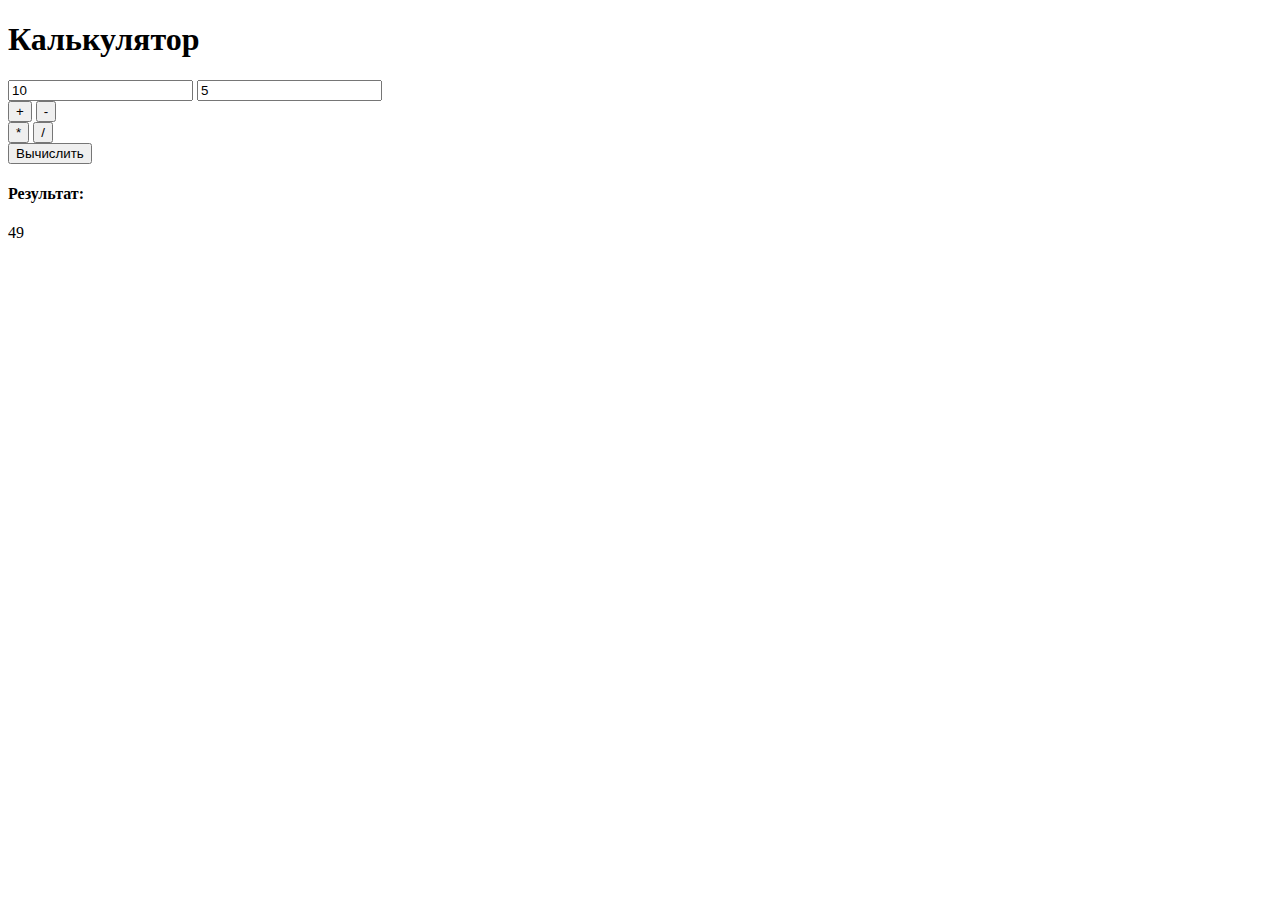
<file: 01-base-start/index.html>
<!DOCTYPE html>
<html lang="en">
  <head>
    <meta charset="UTF-8" />
    <meta http-equiv="X-UA-Compatible" content="IE=edge" />
    <meta name="viewport" content="width=device-width, initial-scale=1.0" />
    <link
      rel="shortcut icon"
      href="https://result.school/logo-result.school.png"
    />
    <link
      href="https://cdn.jsdelivr.net/npm/bootstrap@5.3.0-alpha3/dist/css/bootstrap.min.css"
      rel="stylesheet"
      integrity="sha384-KK94CHFLLe+nY2dmCWGMq91rCGa5gtU4mk92HdvYe+M/SXH301p5ILy+dN9+nJOZ"
      crossorigin="anonymous"
    />
    <title>01. JS Base</title>
    <script src="app.js" defer></script>
  </head>
  <body class="bg-dark text-light">
    <div class="container w-50 pt-5">
      <h1>Калькулятор</h1>
      <input
        type="number"
        class="form-control mb-2"
        placeholder="Введите 1 число"
        id="input1"
        value="10"
      />
      <input
        type="number"
        class="form-control mb-2"
        placeholder="Введите 2 число"
        id="input2"
        value="5"
      />
      <div class="d-flex mb-2">
        <button class="btn btn-success flex-grow-1 mx-2" id="plus">+</button>
        <button class="btn btn-danger flex-grow-1 mx-2" id="minus">-</button>
      </div>
      <div class="d-flex mb-2">
        <button class="btn btn-success flex-grow-1 mx-2" id="multiply">*</button>
        <button class="btn btn-danger flex-grow-1 mx-2" id="share">/</button>
      </div>
      <button class="btn btn-outline-info w-100 mb-2" id="submit">
        Вычислить
      </button>

      <div class="text-bg-light p-3 text-center">
        <h4>Результат:</h4>
        <p id="result" class="mb-0">49</p>
      </div>
    </div>
  </body>
</html>
</file>
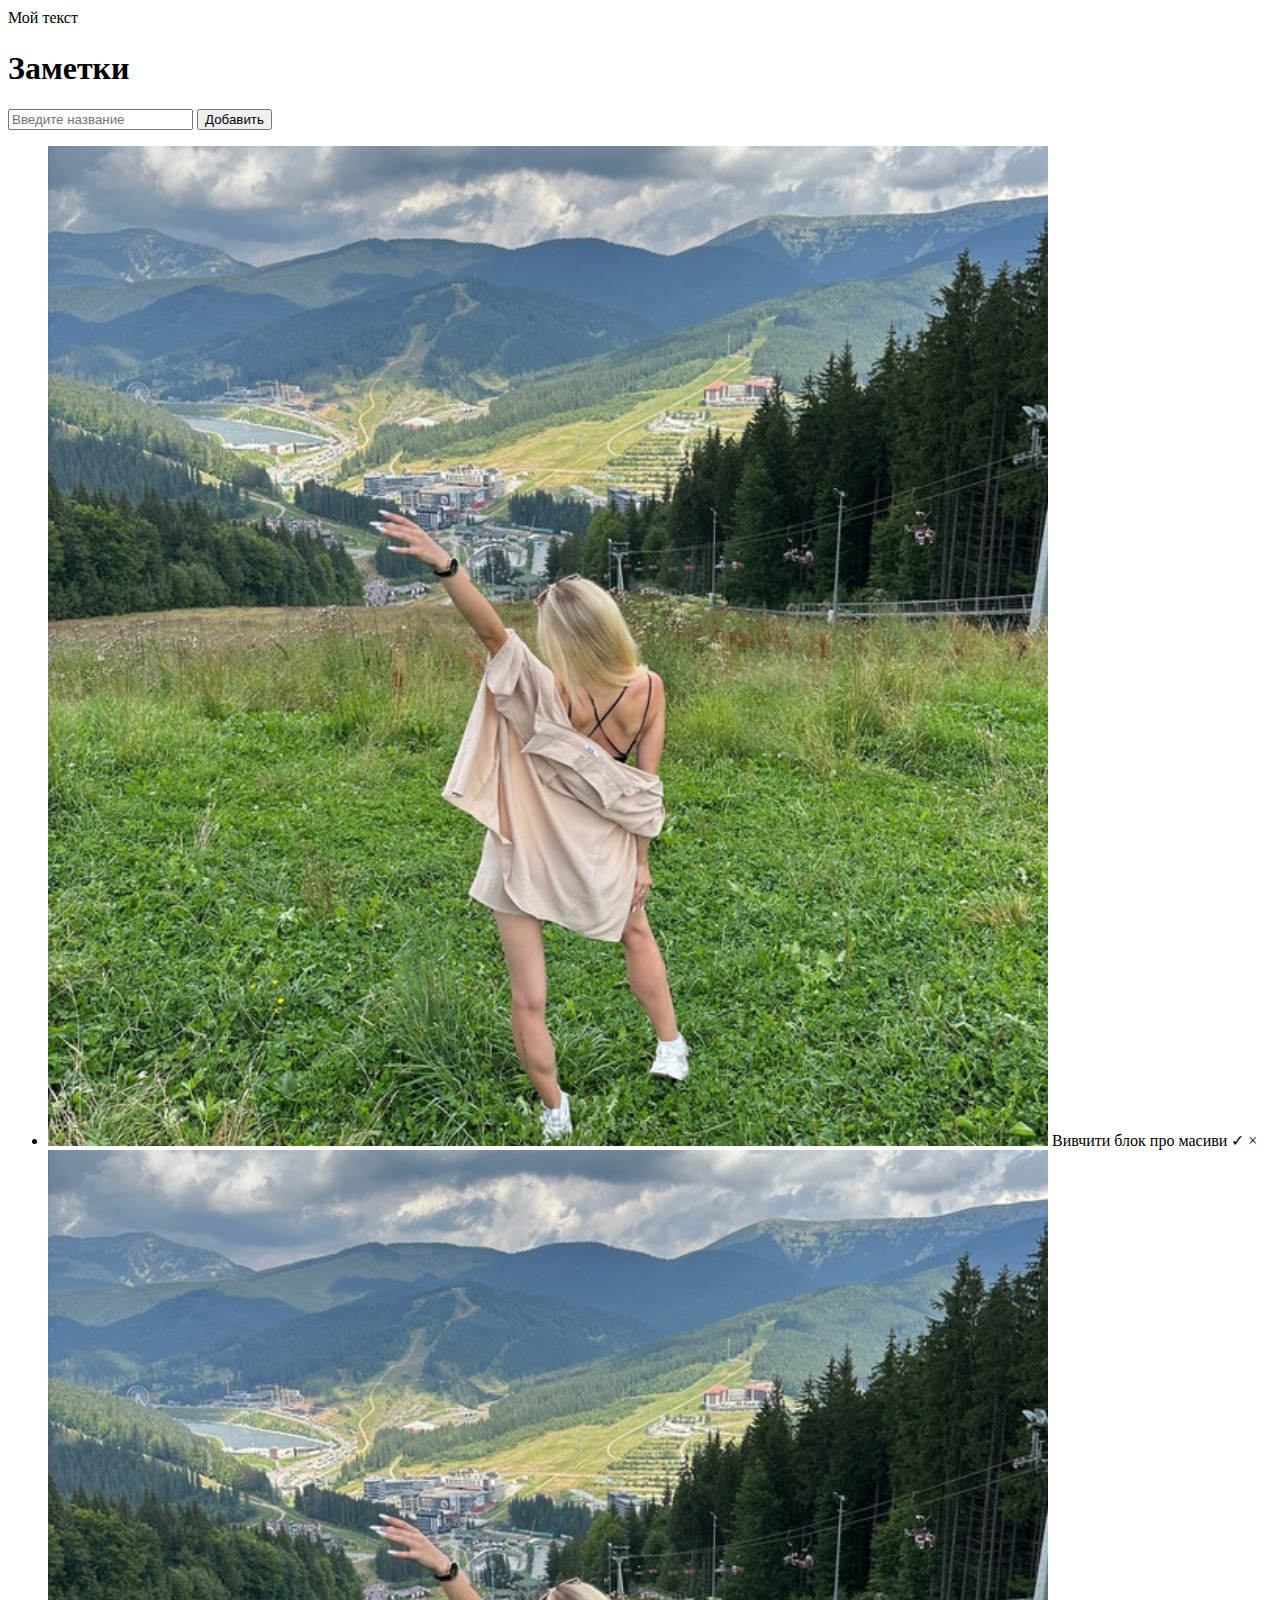
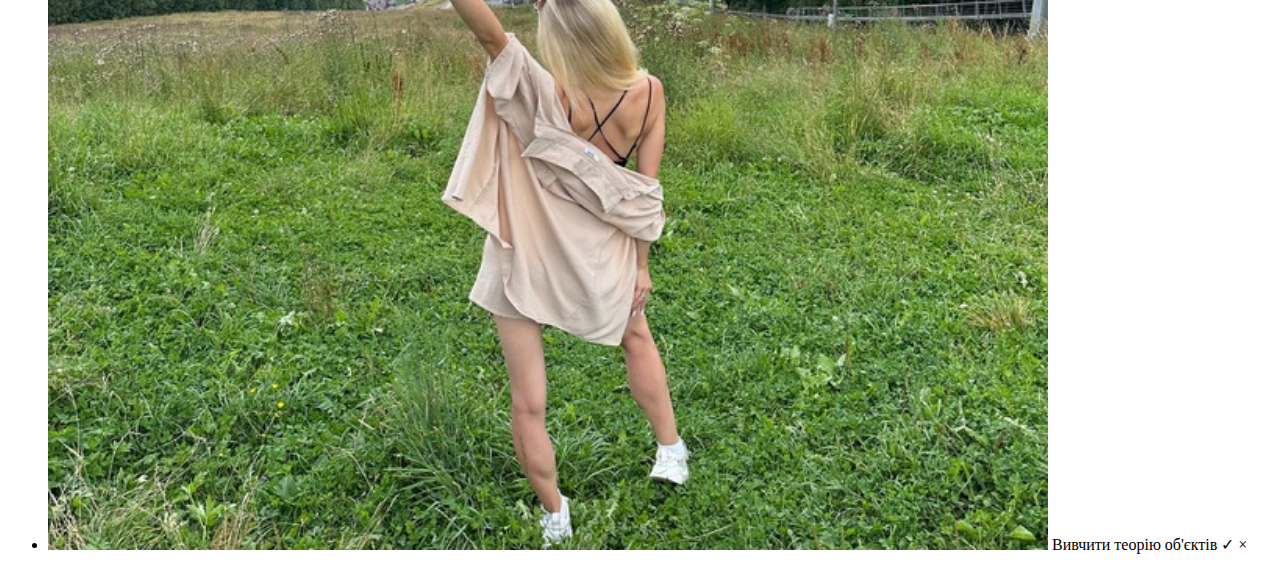
<file: 02-array-object-start.html/index.html>
<!DOCTYPE html>
<html lang="en">
  <head>
    <meta charset="UTF-8" />
    <meta http-equiv="X-UA-Compatible" content="IE=edge" />
    <meta name="viewport" content="width=device-width, initial-scale=1.0" />
    <link
      rel="shortcut icon"
      href="https://result.school/logo-result.school.png"
    />
    <link
      href="https://cdn.jsdelivr.net/npm/bootstrap@5.3.0-alpha3/dist/css/bootstrap.min.css"
      rel="stylesheet"
      integrity="sha384-KK94CHFLLe+nY2dmCWGMq91rCGa5gtU4mk92HdvYe+M/SXH301p5ILy+dN9+nJOZ"
      crossorigin="anonymous"
    />
    <label for="files">Мой текст</label>

<input id="path" style="visibility:hidden;" type="file">
<p id="directory"></p>
    <title>02. JS Array & Objects</title>
    <script src="app.js" defer></script>
    <script src="array.js" defer></script>
  </head>
  <body class="bg-dark text-light">
    <div class="container w-50 pt-5">
      <h1>Заметки</h1>
      <input
        type="text"
        class="form-control mb-2"
        placeholder="Введите название"
        id="title"
      />
      <button class="btn btn-outline-info w-100 mb-2" id="create">
        Добавить
      </button>

      <ul class="list-group list-group-flush" id="list">
        <!-- <li
          class="list-group-item d-flex justify-content-between align-items-center"
        >
          <span>Название</span>
          <span>
            <span class="btn btn-small btn-success">&check;</span>
            <span class="btn btn-small btn-danger">&times;</span>
          </span>
        </li> -->
      </ul>
    </div>
  </body>
</html>
</file>
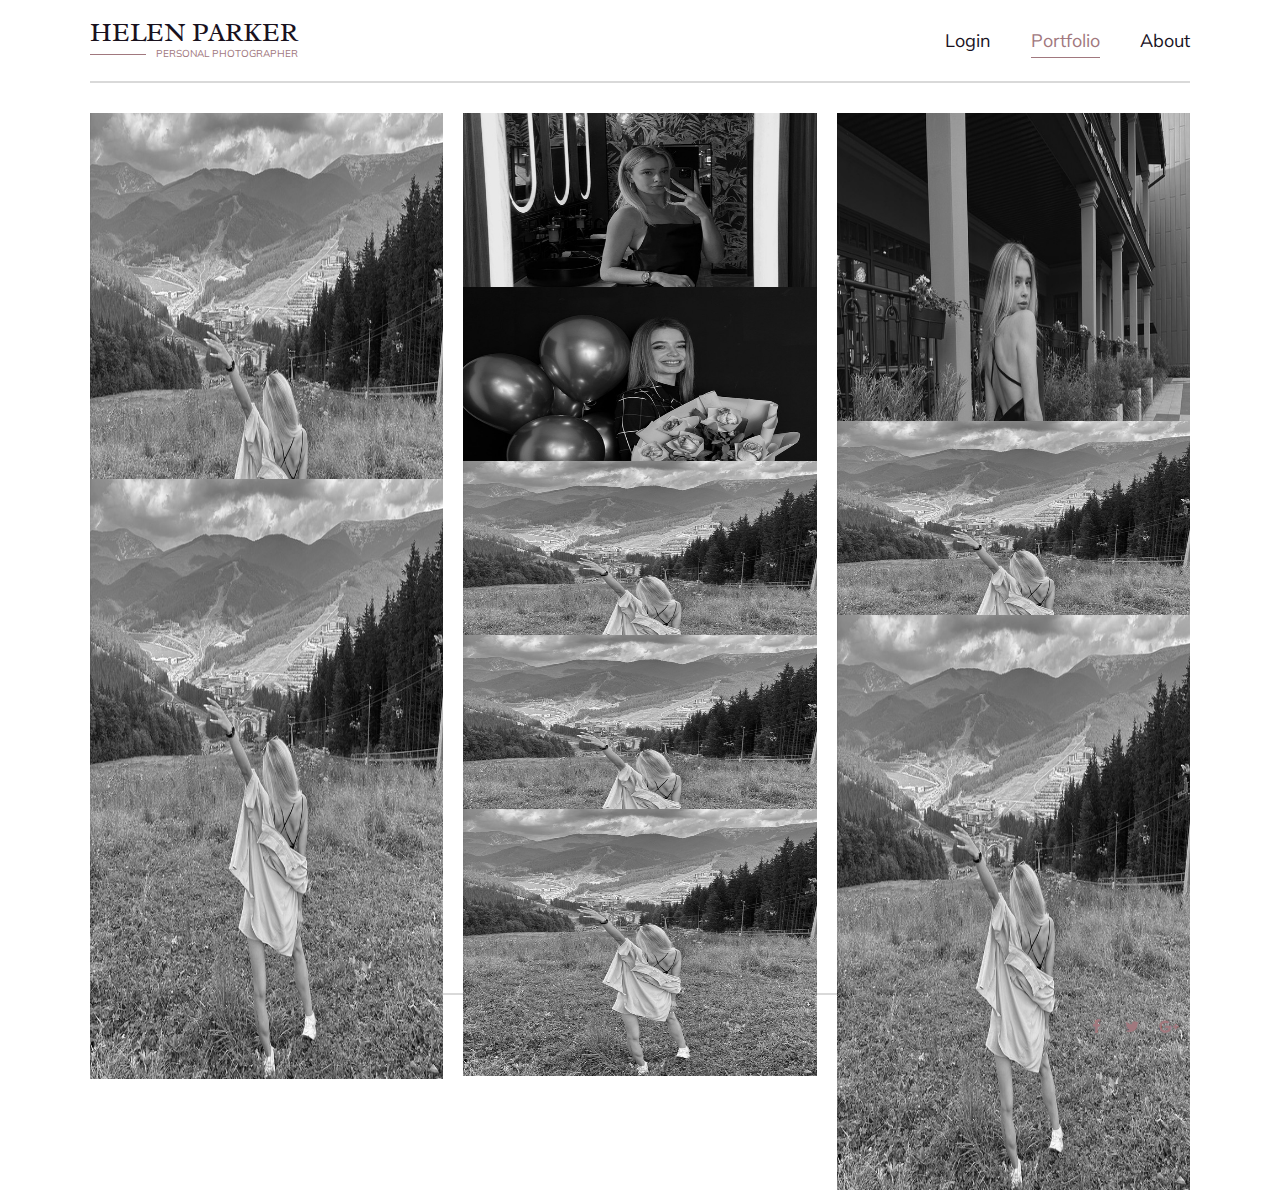
<file: firstProject/index.html>
<!DOCTYPE html>
<html>
    <head>
        <meta charset="utf-8">
        <meta name="viewport" content="width=device-width, initial-scale=1">
        <meta name="author" content="HTML5BOOK">
        <meta name="description" content="Как создать страницу портфолио. Верстка страницы с помощью флексбокс. Masonry галерея">
        <title>Галерея Masonry</title>


        <link href="https://fonts.googleapis.com/css?family=Muli:400,600,700|Radley" rel="stylesheet">

        <!-- <link rel="stylesheet" id="font-awesome-css" href="путь-к-вашему-шрифту/font-awesome.min.css" type="text/css" media="all"> -->

        <link rel="stylesheet" id="font-awesome-css" href="fonts/font-awesome.min.css?ver=5.1.1" type="text/css" media="all">
        
        <link href="style.css" rel="stylesheet">
    </head>

     <body>
        <header>
           <div class="container">
              <div class="header-row">
                 <div class="logo">
                    <a href="/adaptivnaya-vyorstka-urok-tretiy-setka-iz-blokov/">
                       <span class="logo-name">Helen Parker</span>
                       <span class="logo-description">
                          <span>personal photographer</span>
                       </span>
                    </a>
                 </div>
                 <ul id="menu">
                    <li>
                       <a href="login.html">Login</a>
                    </li>
                    <li class="current">
                       <a href="index.html">Portfolio</a>
                    </li>
                    <li>
                       <a href="">About</a>
                    </li>
                 </ul>
                 <div class="burger">
                    <span></span>
                 </div>
              </div>
           </div>
        </header>
        <div class="main">
           <div class="container">
              <div class="row">
                 <div class="grid" style="position: relative; height: 870.361px;">
                    <div class="grid-item" style="position: absolute; left: 0%; top: 0px;">
                       <a class="grid-link" href="#">
                          <img class="grid-img" src="images/image-1.jpg" alt="" width="400" height="600">
                       </a>
                    </div>
                    <div class="grid-item" style="position: absolute; left: 33.3333%; top: 0px;">
                       <a class="grid-link" href="#">
                          <img class="grid-img" src="images/image-2.jpg" alt="" width="400" height="267">
                       </a>
                    </div>
                    <div class="grid-item" style="position: absolute; left: 66.6667%; top: 0px;">
                       <a class="grid-link" href="#">
                          <img class="grid-img" src="images/image-3.jpg" alt="" width="400" height="500">
                       </a>
                    </div>
                    <div class="grid-item" style="position: absolute; left: 33.3333%; top: 174px;">
                       <a class="grid-link" href="#">
                          <img class="grid-img" src="images/image-4.jpg" alt="" width="400" height="267">
                       </a>
                    </div>
                    <div class="grid-item" style="position: absolute; left: 66.6667%; top: 308px;">
                       <a class="grid-link" href="#">
                          <img class="grid-img" src="images/image-5.jpg" alt="" width="400" height="300">
                       </a>
                    </div>
                    <div class="grid-item" style="position: absolute; left: 33.3333%; top: 348px;">
                       <a class="grid-link" href="#">
                          <img class="grid-img" src="images/image-6.jpg" alt="" width="400" height="267">
                       </a>
                    </div>
                    <div class="grid-item" style="position: absolute; left: 0%; top: 366px;">
                       <a class="grid-link" href="#">
                          <img class="grid-img" src="images/image-7.jpg" alt="" width="400" height="600">
                       </a>
                    </div>
                    <div class="grid-item" style="position: absolute; left: 66.6667%; top: 502px;">
                       <a class="grid-link" href="#">
                          <img class="grid-img" src="images/image-8.jpg" alt="" width="400" height="575">
                       </a>
                    </div>
                    <div class="grid-item" style="position: absolute; left: 33.3333%; top: 522px;">
                       <a class="grid-link" href="#">
                          <img class="grid-img" src="images/image-9.jpg" alt="" width="400" height="266">
                       </a>
                    </div>
                    <div class="grid-item" style="position: absolute; left: 33.3333%; top: 696px;">
                       <a class="grid-link" href="#">
                          <img class="grid-img" src="images/image-10.jpg" alt="" width="400" height="267">
                       </a>
                    </div>
                 </div>
              </div>
           </div>
        </div>
        <footer>
           <div class="container">
              <div class="footer-row">
                 <div class="footer-col">
                    <p>Copyright © 2018 Helen Parker</p>
                 </div>
                 <div class="footer-col">
                    <div class="social-icons-wrapper">
                       <a class="social-icon" target="_blank" href=""><i class="fa fa-facebook"></i></a>
                       <a class="social-icon" target="_blank" href=""><i class="fa fa-twitter"></i></a>
                       <a class="social-icon" target="_blank" href=""><i class="fa fa-google-plus"></i></a>
                    </div>
                 </div>
              </div>
           </div>
        </footer>
        <!-- <script src="js/jquery-2.2.4.min.js"></script>
        <script src="js/imagesloaded.min.js"></script>
        <script src="js/masonry.min.js"></script> -->
        <script src="js/main.js" defer></script>
        <script src="js/auth.js" defer></script>
        
        </body>
        </html>
</file>
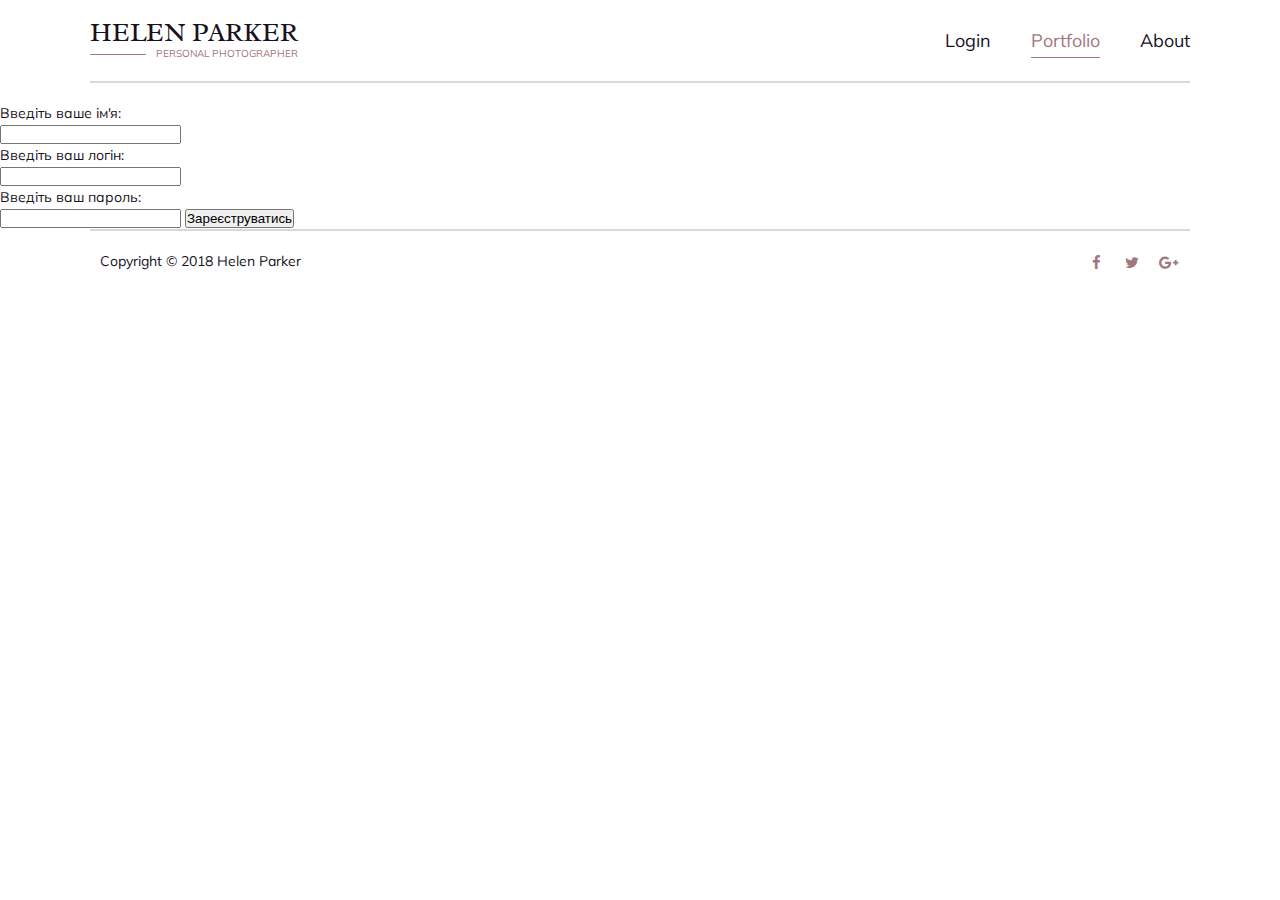
<file: firstProject/login.html>
<!DOCTYPE html>
<html>
    <head>
        <meta charset="utf-8">
        <meta name="viewport" content="width=device-width, initial-scale=1">
        <meta name="author" content="HTML5BOOK">
        <meta name="description" content="Как создать страницу портфолио. Верстка страницы с помощью флексбокс. Masonry галерея">
        <title>Галерея Masonry</title>


        <link href="https://fonts.googleapis.com/css?family=Muli:400,600,700|Radley" rel="stylesheet">

        <!-- <link rel="stylesheet" id="font-awesome-css" href="путь-к-вашему-шрифту/font-awesome.min.css" type="text/css" media="all"> -->

        <link rel="stylesheet" id="font-awesome-css" href="fonts/font-awesome.min.css?ver=5.1.1" type="text/css" media="all">
        
        <link href="style.css" rel="stylesheet">
    </head>

     <body>

        <header>
           <div class="container">
              <div class="header-row">
                 <div class="logo">
                    <a href="/adaptivnaya-vyorstka-urok-tretiy-setka-iz-blokov/">
                       <span class="logo-name">Helen Parker</span>
                       <span class="logo-description">
                          <span>personal photographer</span>
                       </span>
                    </a>
                 </div>
                 <ul id="menu">
                    <li>
                       <a href="login.html" id="login">Login</a>
                    </li>
                    <li class="current">
                       <a href="index.html">Portfolio</a>
                    </li>
                    <li>
                       <a href="">About</a>
                    </li>
                 </ul>
                 <div class="burger">
                    <span></span>
                 </div>
              </div>
           </div>
        </header>

        <div class="main">

         <p>Введіть ваше ім'я:</p>
         <input id="name">

         <p>Введіть ваш логін:</p>
         <input id="login">

         <p>Введіть ваш пароль:</p>
         <input id="password">

         <button type="submit" id= "submit">Зареєструватись</button>

        </div>

        <footer>
           <div class="container">
              <div class="footer-row">
                 <div class="footer-col">
                    <p>Copyright © 2018 Helen Parker</p>
                 </div>
                 <div class="footer-col">
                    <div class="social-icons-wrapper">
                       <a class="social-icon" target="_blank" href=""><i class="fa fa-facebook"></i></a>
                       <a class="social-icon" target="_blank" href=""><i class="fa fa-twitter"></i></a>
                       <a class="social-icon" target="_blank" href=""><i class="fa fa-google-plus"></i></a>
                    </div>
                 </div>
              </div>
           </div>
        </footer>
        <!-- <script src="js/jquery-2.2.4.min.js"></script>
        <script src="js/imagesloaded.min.js"></script>
        <script src="js/masonry.min.js"></script> -->
        <script src="js/main.js" defer></script>
        <script src="js/auth.js" defer></script>
        
        </body>
        </html>
</file>
<file: firstProject/style.css>
* {
    box-sizing: border-box;
    padding: 0;
    margin: 0;
 }
 body {
    font-family: 'Muli', sans-serif;
    font-size: 14px;
    line-height: 1.5;
    color: #19121e;
    background-color: white;
 }
 ul {
    list-style: none;
 }
 a {
    text-decoration: none;
    outline: none;
 }
 .container {
    width: 100%;
    max-width: 1120px;
    padding: 0 10px;
    margin: 0 auto;
 }
 .row {
    margin: 0 -10px;
 }
 
 /*************************************************************/
 /* HEADER                                                    */
 /*************************************************************/
 
 header {
    margin-bottom: 20px;
 }
 .header-row {
    display: flex;
    align-items: center;
    justify-content: space-between;
    padding: 20px 0;
    position: relative;
    border-bottom: 2px solid #d9d9d9;
 }
 .logo-name {
    display: block;
    font-size: 26px;
    line-height: 1;
    font-family: 'Radley', serif;
    text-transform: uppercase;
    color: #19121e;
 }
 .logo-description {
    position: relative;
    display: block;
    text-align: right;
    font-size: 10px;
    text-transform: uppercase;
    color: #a1787e;
 }
 .logo-description:before {
    content: "";
    position: absolute;
    top: 50%;
    left: 0;
    right: 0;
    height: 1px;
    background-color: #a1787e;
    z-index: -1;
 }
 .logo-description span {
    padding-left: 10px;
    background-color: white;
 }
 #menu {
    position: absolute;
    top: calc(100% + 1px);
    left: 0;
    right: 0;
    z-index: 10;
    visibility: hidden;
    opacity: 0;
    background-color: white;
    transition: .3s linear;
 }
 #menu.show {
    visibility: visible;
    opacity: 1;
 }
 #menu li a {
    display: block;
    padding: 10px 0;
    position: relative;
    color: #19121e;
    font-size: 18px;
 }
 #menu li.current a {
    color: #a1787e;
 }
 .burger {
    position: relative;
    width: 28px;
    height: 19px;
    cursor: pointer;
 }
 .burger span {
    position: absolute;
    top: 8px;
    width: 28px;
    height: 3px;
    background-color: #19121e;
    transition: background-color .3s ease-in-out;
 }
 .burger span:before, .burger span:after {
    content: "";
    position: absolute;
    width: 28px;
    height: 3px;
    background-color: #19121e;
    transform: rotate(0deg);
    transition: background-color .3s ease-in-out, transform .4s ease-in-out, top .4s ease-in-out;
 }
 .burger span:before {
    top: -8px;
 }
 .burger span:after {
    top: 8px;
 }
 .burger.close span {
    background-color: transparent;
 }
 .burger.close span:before {
    background-color: #a1787e;
    transform: rotate(45deg);
    top: 0;
 }
 .burger.close span:after {
    background-color: #a1787e;
    transform: rotate(-45deg);
    top: 0;
 }
 
 /*************************************************************/
 /* PORTFOLIO GRID                                            */
 /*************************************************************/
 
 .grid {
    margin-bottom: 20px;
 }
 .grid-item {
    width: 100%;
    padding: 10px;
 }
 .grid-item a {
    display: block;
 }
 .grid-item img {
    display: block;
    width: 100%;
    -webkit-filter: grayscale(100%);
    filter: grayscale(100%);
    transition: .5s ease-in-out;
 }
 .grid-item a:hover img {
    -webkit-filter: grayscale(0%);
    filter: grayscale(0%);
 }
 
 /*************************************************************/
 /* FOOTER                                                    */
 /*************************************************************/
 
 .footer-row {
    padding: 20px 0;
    border-top: 2px solid #d9d9d9;
 }
 .footer-col {
    padding: 0 10px;
 }
 .footer-col:first-child {
    text-align: center;
 }
 .social-icons-wrapper {
    display: flex;
    justify-content: center;
    align-items: center;
    margin-top: 20px;
 }
 .social-icon {
    display: block;
    width: 24px;
    height: 24px;
    line-height: 24px;
    border-radius: 50%;
    margin-left: 12px;
    text-align: center;
    font-size: 15px;
    color: #a1787e;
    background-color: rgba(20, 20, 20, 0);
    transform: scale(1);
    transition: .3s linear;
 }
 .social-icon:hover {
    transform: scale(1.2);
    background: #a1787e;
    color: #fff;
 }
 
 /*************************************************************/
 /* MEDIA QUERIES                                             */
 /*************************************************************/
 
 @media (min-width: 80px) {
    .grid, .footer-row {
       display: flex;
    }
    .grid-item, .footer-col {
       width: 50%;
    }
    .social-icons-wrapper {
       justify-content: flex-end;
       margin-top: 0;
    }
    .footer-col:first-child {
       text-align: left;
    }
 }
 
 @media (min-width: 768px) {
    .grid-item {
       width: 33.33333333333333%;
    }
    .burger {
       display: none;
    }
    .header-row {
       display: flex;
       align-items: center;
       justify-content: space-between;
    }
    #menu {
       display: flex;
       position: static;
       visibility: visible;
       opacity: 1;
    }
    #menu li {
       padding-left: 40px;
    }
    #menu li a {
       padding: 0;
    }
    #menu li a:before {
       content: "";
       position: absolute;
       bottom: -4px;
       right: 0;
       left: auto;
       width: 110;
       height: 1px;
       z-index: 2;
       background-color: #19121e;
       transition: .25s cubic-bezier(.694, .048, .335, 1) .15s;
    }
    #menu li a:hover:before, #menu li.current a:before {
       width: 100%;
       left: 0;
    }
    #menu li.current a:before {
       background-color: #a1787e;
    }
 }
</file>
